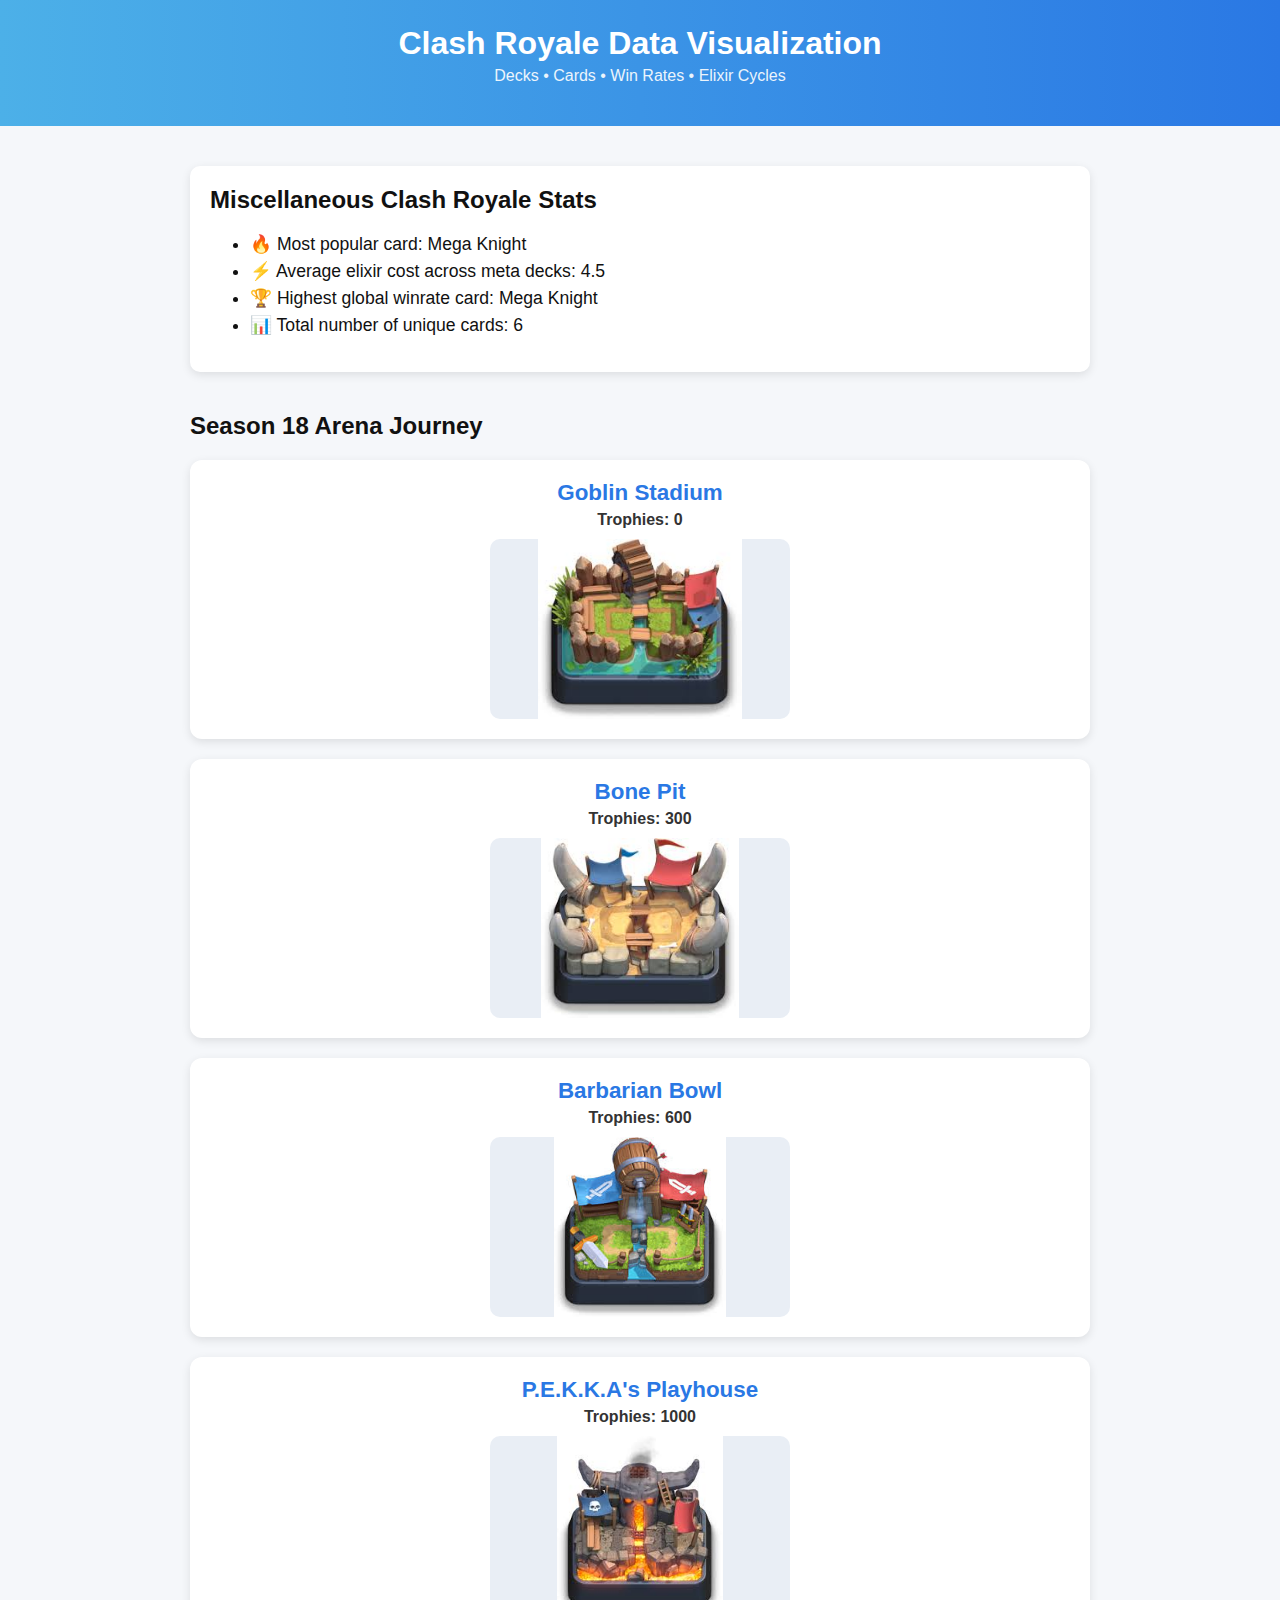
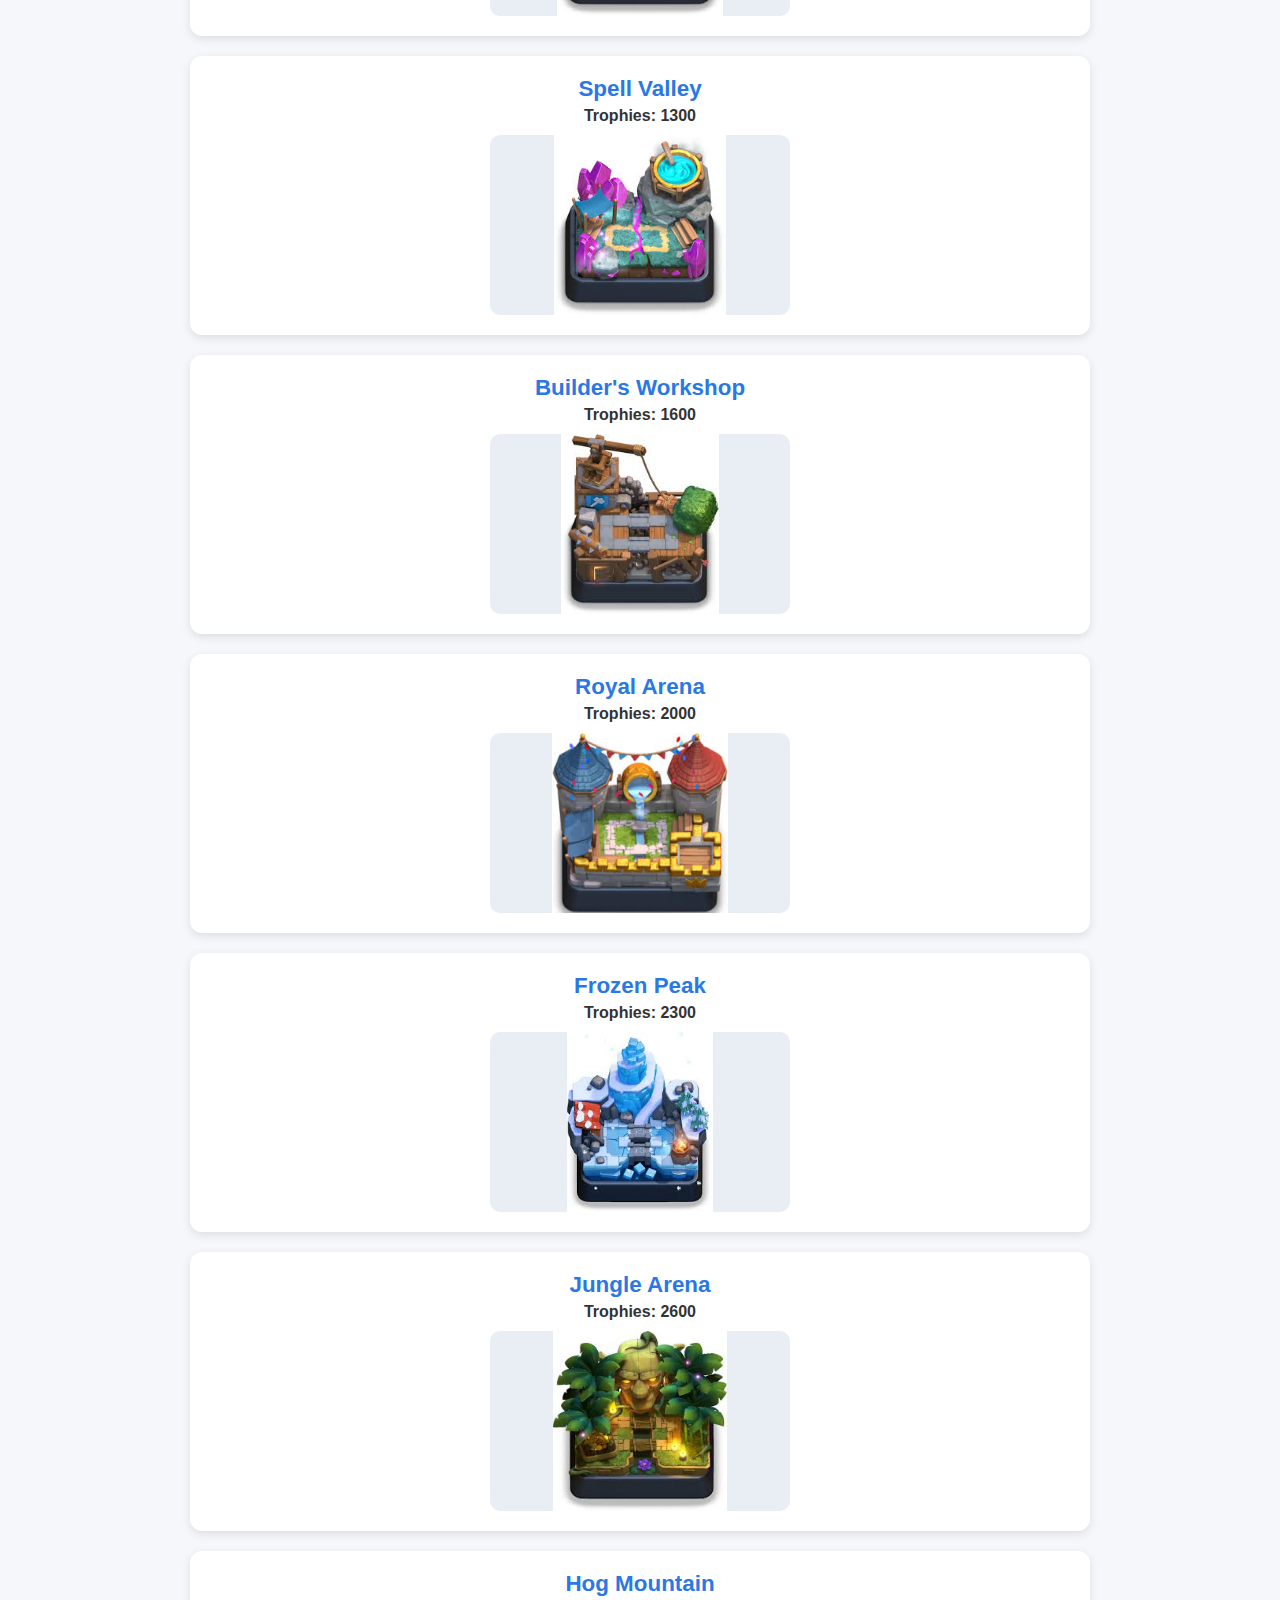
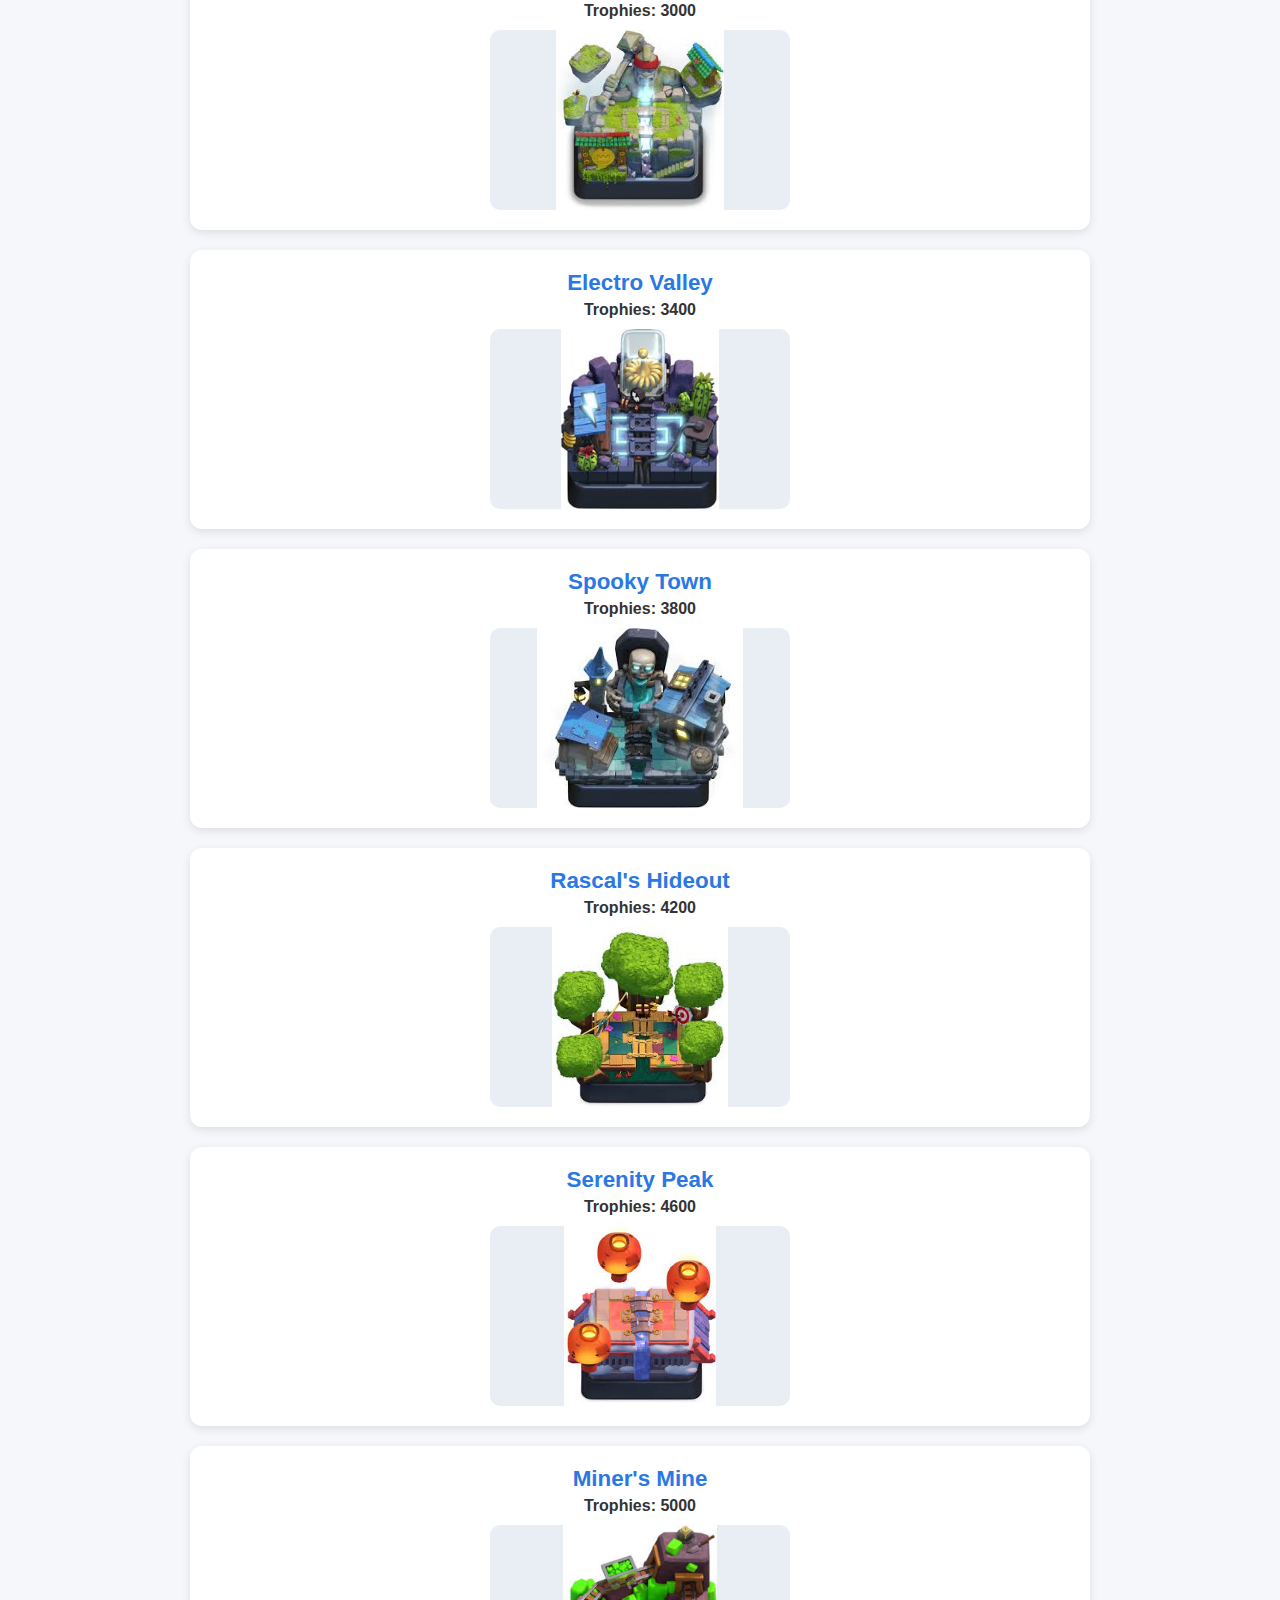
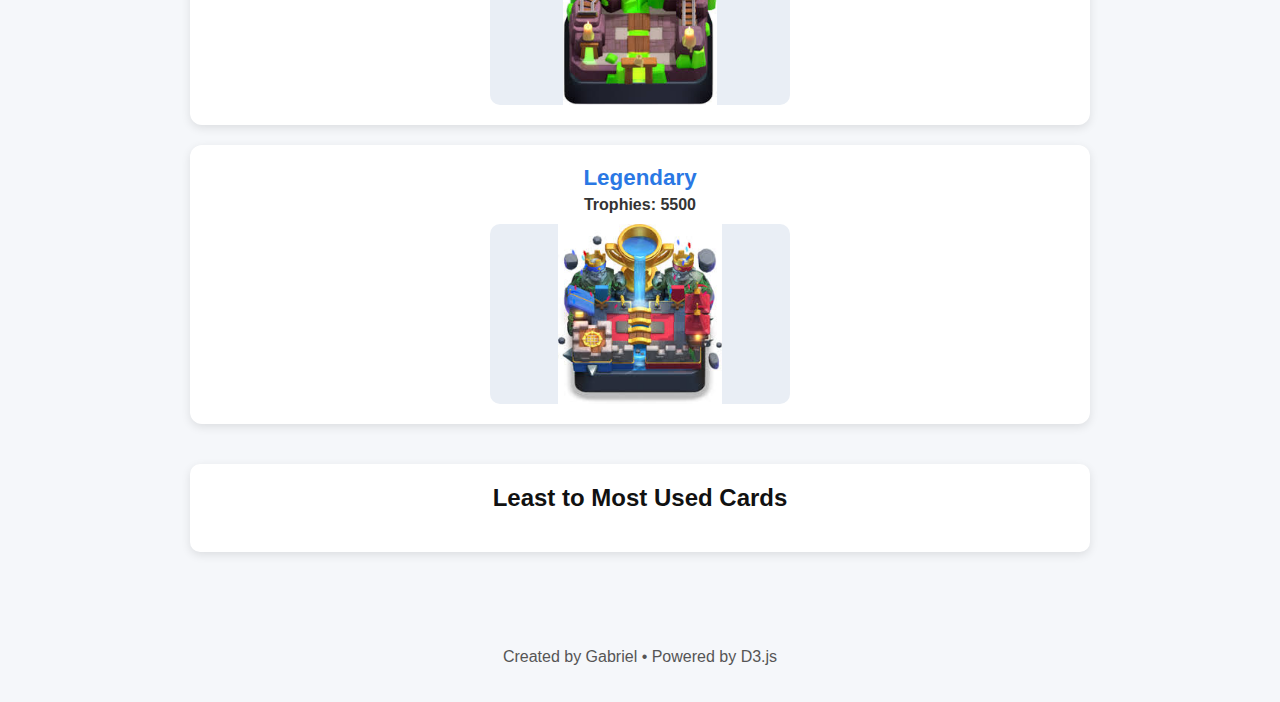
<file: index.html>
<!doctype html>
<html lang="en">
<head>
  <meta charset="utf-8" />
  <title>Clash Royale Data Dashboard</title>
  <link rel="stylesheet" href="global.css" />

  <!-- D3.js -->
  <script src="https://d3js.org/d3.v7.min.js"></script>
</head>

<body>
  <header>
    <h1>Clash Royale Data Visualization</h1>
    <p class="subtitle">Decks • Cards • Win Rates • Elixir Cycles</p>
  </header>

  <main>
    <!-- Stats Section -->
    <section id="info">
      <h2>Miscellaneous Clash Royale Stats</h2>
      <ul id="stats-list">
        <li>🔥 Most popular card: <span id="popular-card">Loading...</span></li>
        <li>⚡ Average elixir cost across meta decks: <span id="avg-elixir">Loading...</span></li>
        <li>🏆 Highest global winrate card: <span id="winrate-card">Loading...</span></li>
        <li>📊 Total number of unique cards: <span id="card-count">Loading...</span></li>
      </ul>
    </section>

    <!-- Arena Journey Section -->
    <section id="journey">
      <h2>Season 18 Arena Journey</h2>
      <div id="arena-container"></div>
    </section>

    <!-- Interactive Card Usage Chart -->
    <section id="card-viz">
      <h2>Least to Most Used Cards</h2>

      <div id="chart"></div>
    </section>
  </main>

  <footer>
    <p>Created by Gabriel • Powered by D3.js</p>
  </footer>

  <script src="main.js"></script>
</body>
</html>
</file>
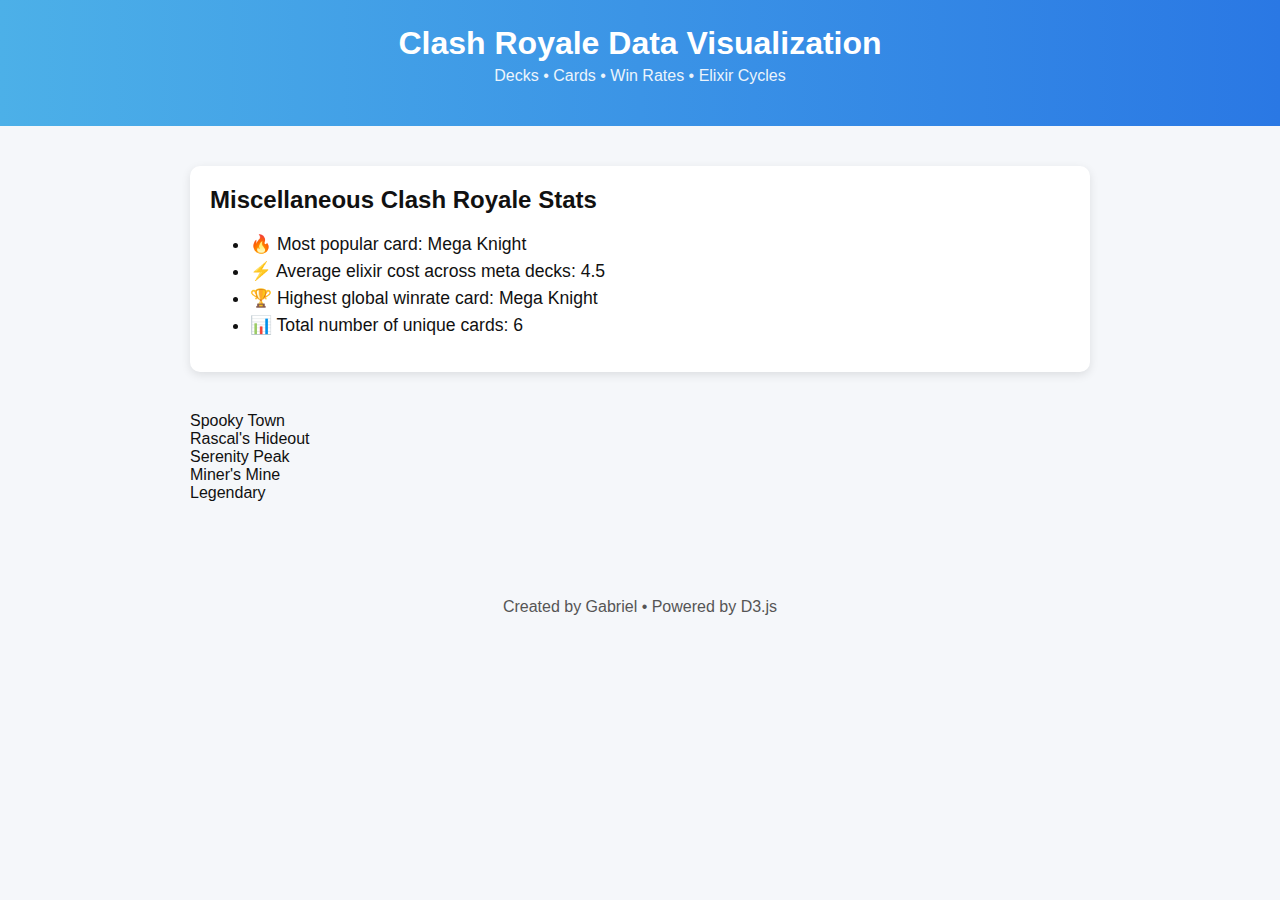
<file: story.html>
<!doctype html>
<html lang="en">
<head>
  <meta charset="utf-8" />
  <title>Clash Royale Data Dashboard</title>
  <link rel="stylesheet" href="global.css" />

  <!-- D3.js -->
  <script src="https://d3js.org/d3.v7.min.js"></script>
</head>

<body>
  <header>
    <h1>Clash Royale Data Visualization</h1>
    <p class="subtitle">Decks • Cards • Win Rates • Elixir Cycles</p>
  </header>

  <main>
    <!-- Stats Section -->
    <section id="info">
      <h2>Miscellaneous Clash Royale Stats</h2>
      <ul id="stats-list">
        <li>🔥 Most popular card: <span id="popular-card">Loading...</span></li>
        <li>⚡ Average elixir cost across meta decks: <span id="avg-elixir">Loading...</span></li>
        <li>🏆 Highest global winrate card: <span id="winrate-card">Loading...</span></li>
        <li>📊 Total number of unique cards: <span id="card-count">Loading...</span></li>
      </ul>
    </section>

    <section id="proposition">

    </section>

    <section id="posts">

    </section>

    <section id="comparsion">
        <!-- bar chart in each container -->
        <div id="arena">Spooky Town</div>
        <div id="arena">Rascal's Hideout</div>
        <div id="arena">Serenity Peak</div>
        <div id="arena">Miner's Mine</div>
        <div id="arena">Legendary</div>
    </section>

    <div class="bottom-container">
        <div class="icon-container">
            <div id="icon1" class="icon"><!-- icon of arena --></div>
        </div>
    </div>

    <section id="explorer">
      <!-- Controls: search, filters, axis selector -->
      <div id="explorer-controls"></div>
      <!-- Chart container -->
      <div id="explorer-chart"></div>
    </section>
  </main>

  <footer>
    <p>Created by Gabriel • Powered by D3.js</p>
  </footer>

  <script src="main.js"></script>
  <script src="story.js"></script>
</body>
</html>
</file>
<file: global.css>
/* ---------------------------
   Global Style
---------------------------- */
body {
  font-family: "Inter", sans-serif;
  margin: 0;
  padding: 0;
  background: #f5f7fa;
  color: #111;
}

/* Header */
header {
  background: linear-gradient(90deg, #4CB0E8, #2A78E4);
  color: white;
  padding: 25px;
  text-align: center;
}

header h1 {
  margin: 0;
  font-size: 2rem;
}

.subtitle {
  margin-top: 5px;
  opacity: 0.9;
}

/* Main layout */
main {
  max-width: 900px;
  margin: 40px auto;
  padding: 0 20px;
}

/* Info section */
#info {
  background: white;
  padding: 20px;
  border-radius: 10px;
  box-shadow: 0 3px 10px rgba(0,0,0,0.1);
  margin-bottom: 40px;
}

#info h2 {
  margin-top: 0;
}

#stats-list li {
  margin: 6px 0;
  font-size: 1.1rem;
}

/* Visualization section */
#viz {
  background: white;
  padding: 20px;
  border-radius: 10px;
  box-shadow: 0 3px 10px rgba(0,0,0,0.1);
}

#viz h2 {
  margin-top: 0;
}

/* Footer */
footer {
  text-align: center;
  padding: 20px;
  color: #555;
  margin-top: 60px;
}

/* ---------------------------
   Arena Journey Section
---------------------------- */
#arena-container {
  display: flex;
  flex-direction: column;
  gap: 20px;
}

/* Arena Cards */
.arena-card {
  background: white;
  padding: 20px;
  border-radius: 12px;
  box-shadow: 0 3px 10px rgba(0,0,0,0.1);
  display: flex;
  flex-direction: column;
  align-items: center;
  transition: transform 0.2s ease, box-shadow 0.2s ease;
}

.arena-card:hover {
  transform: translateY(-3px);
  box-shadow: 0 6px 18px rgba(0,0,0,0.15);
}

.arena-card h3 {
  margin: 0;
  font-size: 1.4rem;
  color: #2A78E4;
}

.trophies {
  margin: 5px 0 10px;
  font-weight: 600;
  color: #333;
}

/* Arena images */
.arena-image {
  width: 100%;
  max-width: 300px;
  height: 180px;
  background: #e9eef5;
  border-radius: 10px;
  display: flex;
  align-items: center;
  justify-content: center;
  overflow: hidden;
}

.arena-image img {
  max-width: 100%;
  max-height: 100%;
  object-fit: contain;
}

/* ---------------------------
   Card Usage Chart Section
---------------------------- */
#card-viz {
  background: white;
  padding: 20px;
  border-radius: 10px;
  box-shadow: 0 3px 10px rgba(0,0,0,0.1);
  margin-top: 40px;
}

#card-viz h2 {
  margin-top: 0;
  text-align: center;
  margin-bottom: 20px;
}

.scroll-buttons {
  display: flex;
  justify-content: center;
  gap: 20px;
  margin-bottom: 10px;
}

.scroll-buttons button {
  background: #4A90E2;
  color: white;
  border: none;
  padding: 10px 15px;
  border-radius: 6px;
  cursor: pointer;
  font-weight: bold;
  font-size: 1rem;
  transition: background 0.2s ease;
}

.scroll-buttons button:hover {
  background: #357ABD;
}

#chart svg {
  width: 100%;
  max-width: 800px;
  height: 500px;
  display: block;
  margin: auto;
}

/* Bar labels */
.bar {
  transition: fill 0.2s ease;
}

.label {
  font-size: 0.9rem;
  fill: #333;
}

.yLabel {
  font-size: 0.95rem;
  fill: #111;
}
</file>
